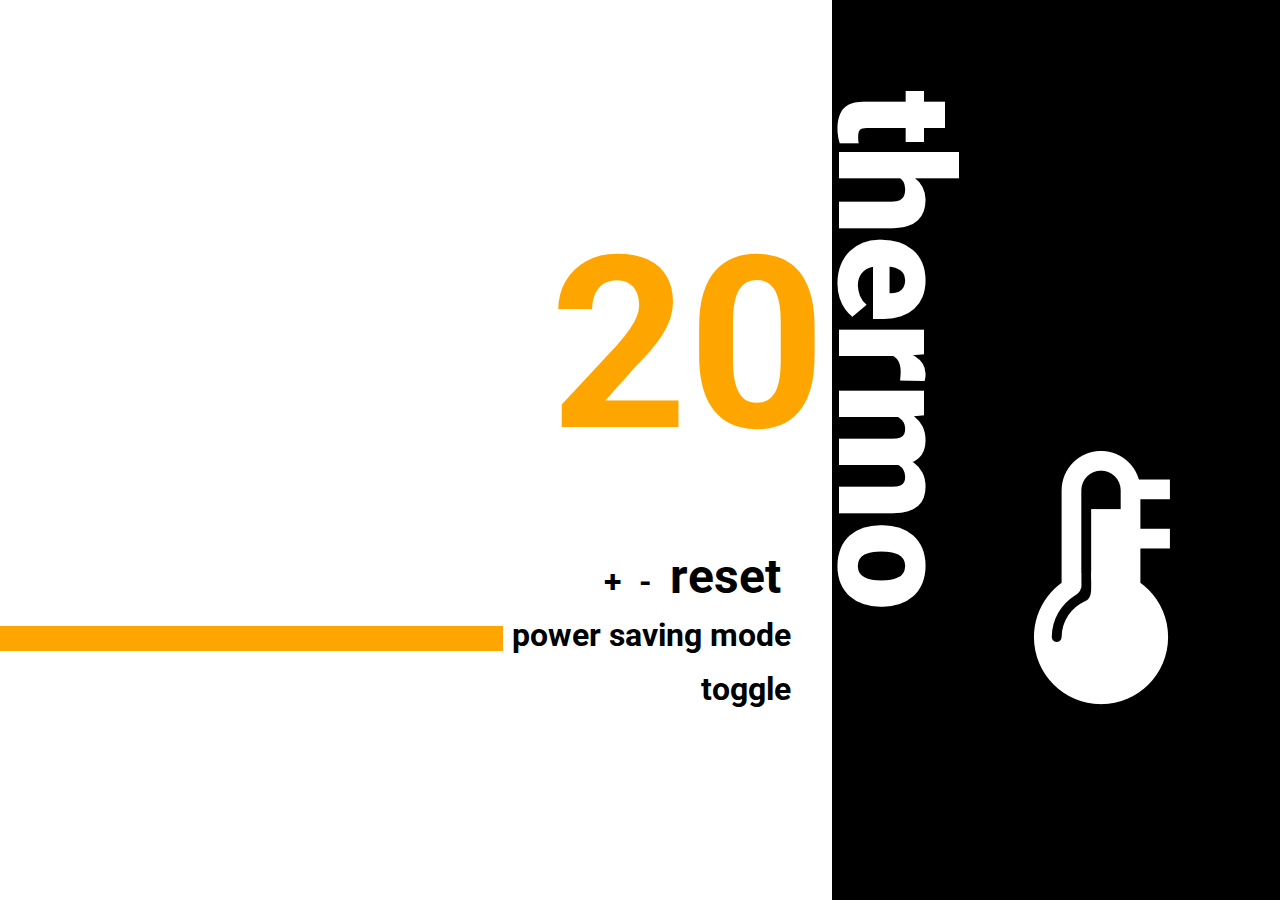
<file: index.html>
<!DOCTYPE html>

<html lang="en">
<head>
  <meta charset="utf-8">

  <title>Thermostat</title>
  <link href="public/css/reset.css" rel="stylesheet">
  <link href="public/css/styles.css" rel="stylesheet">
  <link href='http://fonts.googleapis.com/css?family=Roboto:400,700,900' rel=
  'stylesheet' type='text/css'>
</head>

<body>
  <div id="wrapper">
    <div id="right-bar">
      <img alt="thermometer" class="thermo" src="public/images/thermo3.png">

      <p class="thermotext">thermo</p>
    </div>

    <div id="container">
      <div class="main">
        <h1 id="temperature">??</h1>

        <div class="blacktext">
          <p><a class="button tempchange increaseTemperature" href="#">+</a>
          <a class="button tempchange decreaseTemperature" href="#">-</a>
          <a class="button tempchange reset" href="#">reset</a></p>

          <div id="block"></div>

          <p class="new">power saving mode<br></p><a class="powerSave" href=
          "#">toggle</a>
        </div>
      </div>
    </div>
  </div><script src=
  "http://ajax.googleapis.com/ajax/libs/jquery/1.11.2/jquery.min.js"></script> <script src="src/Thermostat.js"></script> <script src="src/interface.js"></script>
</body>
</html>
</file>
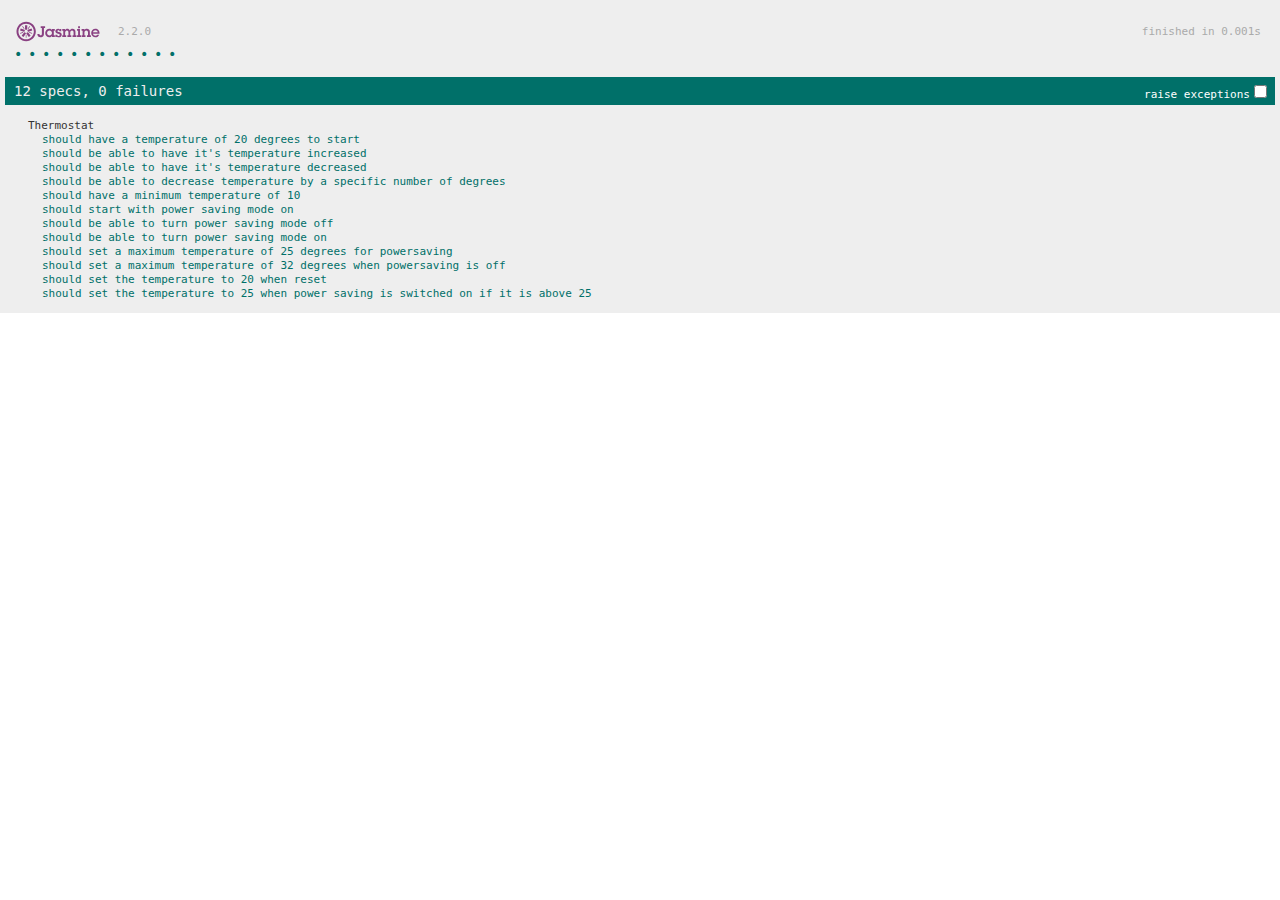
<file: SpecRunner.html>
<!DOCTYPE html>
<html>
<head>
  <meta charset="utf-8">
  <title>Jasmine Spec Runner v2.2.0</title>

  <link rel="shortcut icon" type="image/png" href="lib/jasmine-2.2.0/jasmine_favicon.png">
  <link rel="stylesheet" href="lib/jasmine-2.2.0/jasmine.css">

  <script src="lib/jasmine-2.2.0/jasmine.js"></script>
  <script src="lib/jasmine-2.2.0/jasmine-html.js"></script>
  <script src="lib/jasmine-2.2.0/boot.js"></script>

  <!-- include source files here... -->
  <script src="src/Thermostat.js"></script>

  <!-- include spec files here... -->
  <script src="spec/ThermostatSpec.js"></script>


</head>

<body>
</body>
</html>
</file>
<file: public/css/styles.css>
body {
  font-family:'Roboto',sans-serif;
  background-color:#fff;
  text-decoration:none;
  font-weight:700;
  color:#000;
  text-transform:none
}

#wrapper {
  width:100%;
  margin:0 auto;
  min-width:200px
}

#right-bar {
  width:35%;
  min-width:200px;
  height:100vh;
  background-color:#000;
  float:right
}

#container {
  width:75%;
  margin:0 auto;
  display:inline-block
}

h1 {
  font-size:15em;
  font-weight:700;
  position:absolute;
  top:25%;
  left:43%
}

.tempchange {
  color:#000;
  text-decoration:none;
  margin-right:10px
}

.reset {
  margin-top:10px;
  font-size:1.5em
}

.blacktext {
  position:absolute;
  top:62%;
  left:40%;
  font-size:2em;
  font-weight:700;
  color:#000;
  padding-right:10px;
  text-align:right;
  line-height:120%
}

.thermo {
  position:absolute;
  top:50%;
  left:76%
}

.thermotext {
  color:#fff;
  font-weight:bolder;
  font-size:10em;
  transform:rotate(90deg);
  transform-origin:left top 0;
  position:absolute;
  top:10%;
  left:76%
}

#block {
  min-height:25px;
  min-width:510px;
  background-color:orange;
  position:absolute;
  top:45%;
  right:103%
}

.new {
  margin-top:15px;
  margin-bottom:15px
}

.powerSave {
  color:#000;
  text-decoration:none
}
</file>
<file: lib/jasmine-2.2.0/jasmine.css>
body { overflow-y: scroll; }

.jasmine_html-reporter { background-color: #eee; padding: 5px; margin: -8px; font-size: 11px; font-family: Monaco, "Lucida Console", monospace; line-height: 14px; color: #333; }
.jasmine_html-reporter a { text-decoration: none; }
.jasmine_html-reporter a:hover { text-decoration: underline; }
.jasmine_html-reporter p, .jasmine_html-reporter h1, .jasmine_html-reporter h2, .jasmine_html-reporter h3, .jasmine_html-reporter h4, .jasmine_html-reporter h5, .jasmine_html-reporter h6 { margin: 0; line-height: 14px; }
.jasmine_html-reporter .banner, .jasmine_html-reporter .symbol-summary, .jasmine_html-reporter .summary, .jasmine_html-reporter .result-message, .jasmine_html-reporter .spec .description, .jasmine_html-reporter .spec-detail .description, .jasmine_html-reporter .alert .bar, .jasmine_html-reporter .stack-trace { padding-left: 9px; padding-right: 9px; }
.jasmine_html-reporter .banner { position: relative; }
.jasmine_html-reporter .banner .title { background: url('[data-uri]') no-repeat; background: url('[data-uri]') no-repeat, none; -moz-background-size: 100%; -o-background-size: 100%; -webkit-background-size: 100%; background-size: 100%; display: block; float: left; width: 90px; height: 25px; }
.jasmine_html-reporter .banner .version { margin-left: 14px; position: relative; top: 6px; }
.jasmine_html-reporter .banner .duration { position: absolute; right: 14px; top: 6px; }
.jasmine_html-reporter #jasmine_content { position: fixed; right: 100%; }
.jasmine_html-reporter .version { color: #aaa; }
.jasmine_html-reporter .banner { margin-top: 14px; }
.jasmine_html-reporter .duration { color: #aaa; float: right; }
.jasmine_html-reporter .symbol-summary { overflow: hidden; *zoom: 1; margin: 14px 0; }
.jasmine_html-reporter .symbol-summary li { display: inline-block; height: 8px; width: 14px; font-size: 16px; }
.jasmine_html-reporter .symbol-summary li.passed { font-size: 14px; }
.jasmine_html-reporter .symbol-summary li.passed:before { color: #007069; content: "\02022"; }
.jasmine_html-reporter .symbol-summary li.failed { line-height: 9px; }
.jasmine_html-reporter .symbol-summary li.failed:before { color: #ca3a11; content: "\d7"; font-weight: bold; margin-left: -1px; }
.jasmine_html-reporter .symbol-summary li.disabled { font-size: 14px; }
.jasmine_html-reporter .symbol-summary li.disabled:before { color: #bababa; content: "\02022"; }
.jasmine_html-reporter .symbol-summary li.pending { line-height: 17px; }
.jasmine_html-reporter .symbol-summary li.pending:before { color: #ba9d37; content: "*"; }
.jasmine_html-reporter .symbol-summary li.empty { font-size: 14px; }
.jasmine_html-reporter .symbol-summary li.empty:before { color: #ba9d37; content: "\02022"; }
.jasmine_html-reporter .exceptions { color: #fff; float: right; margin-top: 5px; margin-right: 5px; }
.jasmine_html-reporter .bar { line-height: 28px; font-size: 14px; display: block; color: #eee; }
.jasmine_html-reporter .bar.failed { background-color: #ca3a11; }
.jasmine_html-reporter .bar.passed { background-color: #007069; }
.jasmine_html-reporter .bar.skipped { background-color: #bababa; }
.jasmine_html-reporter .bar.errored { background-color: #ca3a11; }
.jasmine_html-reporter .bar.menu { background-color: #fff; color: #aaa; }
.jasmine_html-reporter .bar.menu a { color: #333; }
.jasmine_html-reporter .bar a { color: white; }
.jasmine_html-reporter.spec-list .bar.menu.failure-list, .jasmine_html-reporter.spec-list .results .failures { display: none; }
.jasmine_html-reporter.failure-list .bar.menu.spec-list, .jasmine_html-reporter.failure-list .summary { display: none; }
.jasmine_html-reporter .running-alert { background-color: #666; }
.jasmine_html-reporter .results { margin-top: 14px; }
.jasmine_html-reporter.showDetails .summaryMenuItem { font-weight: normal; text-decoration: inherit; }
.jasmine_html-reporter.showDetails .summaryMenuItem:hover { text-decoration: underline; }
.jasmine_html-reporter.showDetails .detailsMenuItem { font-weight: bold; text-decoration: underline; }
.jasmine_html-reporter.showDetails .summary { display: none; }
.jasmine_html-reporter.showDetails #details { display: block; }
.jasmine_html-reporter .summaryMenuItem { font-weight: bold; text-decoration: underline; }
.jasmine_html-reporter .summary { margin-top: 14px; }
.jasmine_html-reporter .summary ul { list-style-type: none; margin-left: 14px; padding-top: 0; padding-left: 0; }
.jasmine_html-reporter .summary ul.suite { margin-top: 7px; margin-bottom: 7px; }
.jasmine_html-reporter .summary li.passed a { color: #007069; }
.jasmine_html-reporter .summary li.failed a { color: #ca3a11; }
.jasmine_html-reporter .summary li.empty a { color: #ba9d37; }
.jasmine_html-reporter .summary li.pending a { color: #ba9d37; }
.jasmine_html-reporter .description + .suite { margin-top: 0; }
.jasmine_html-reporter .suite { margin-top: 14px; }
.jasmine_html-reporter .suite a { color: #333; }
.jasmine_html-reporter .failures .spec-detail { margin-bottom: 28px; }
.jasmine_html-reporter .failures .spec-detail .description { background-color: #ca3a11; }
.jasmine_html-reporter .failures .spec-detail .description a { color: white; }
.jasmine_html-reporter .result-message { padding-top: 14px; color: #333; white-space: pre; }
.jasmine_html-reporter .result-message span.result { display: block; }
.jasmine_html-reporter .stack-trace { margin: 5px 0 0 0; max-height: 224px; overflow: auto; line-height: 18px; color: #666; border: 1px solid #ddd; background: white; white-space: pre; }
</file>
